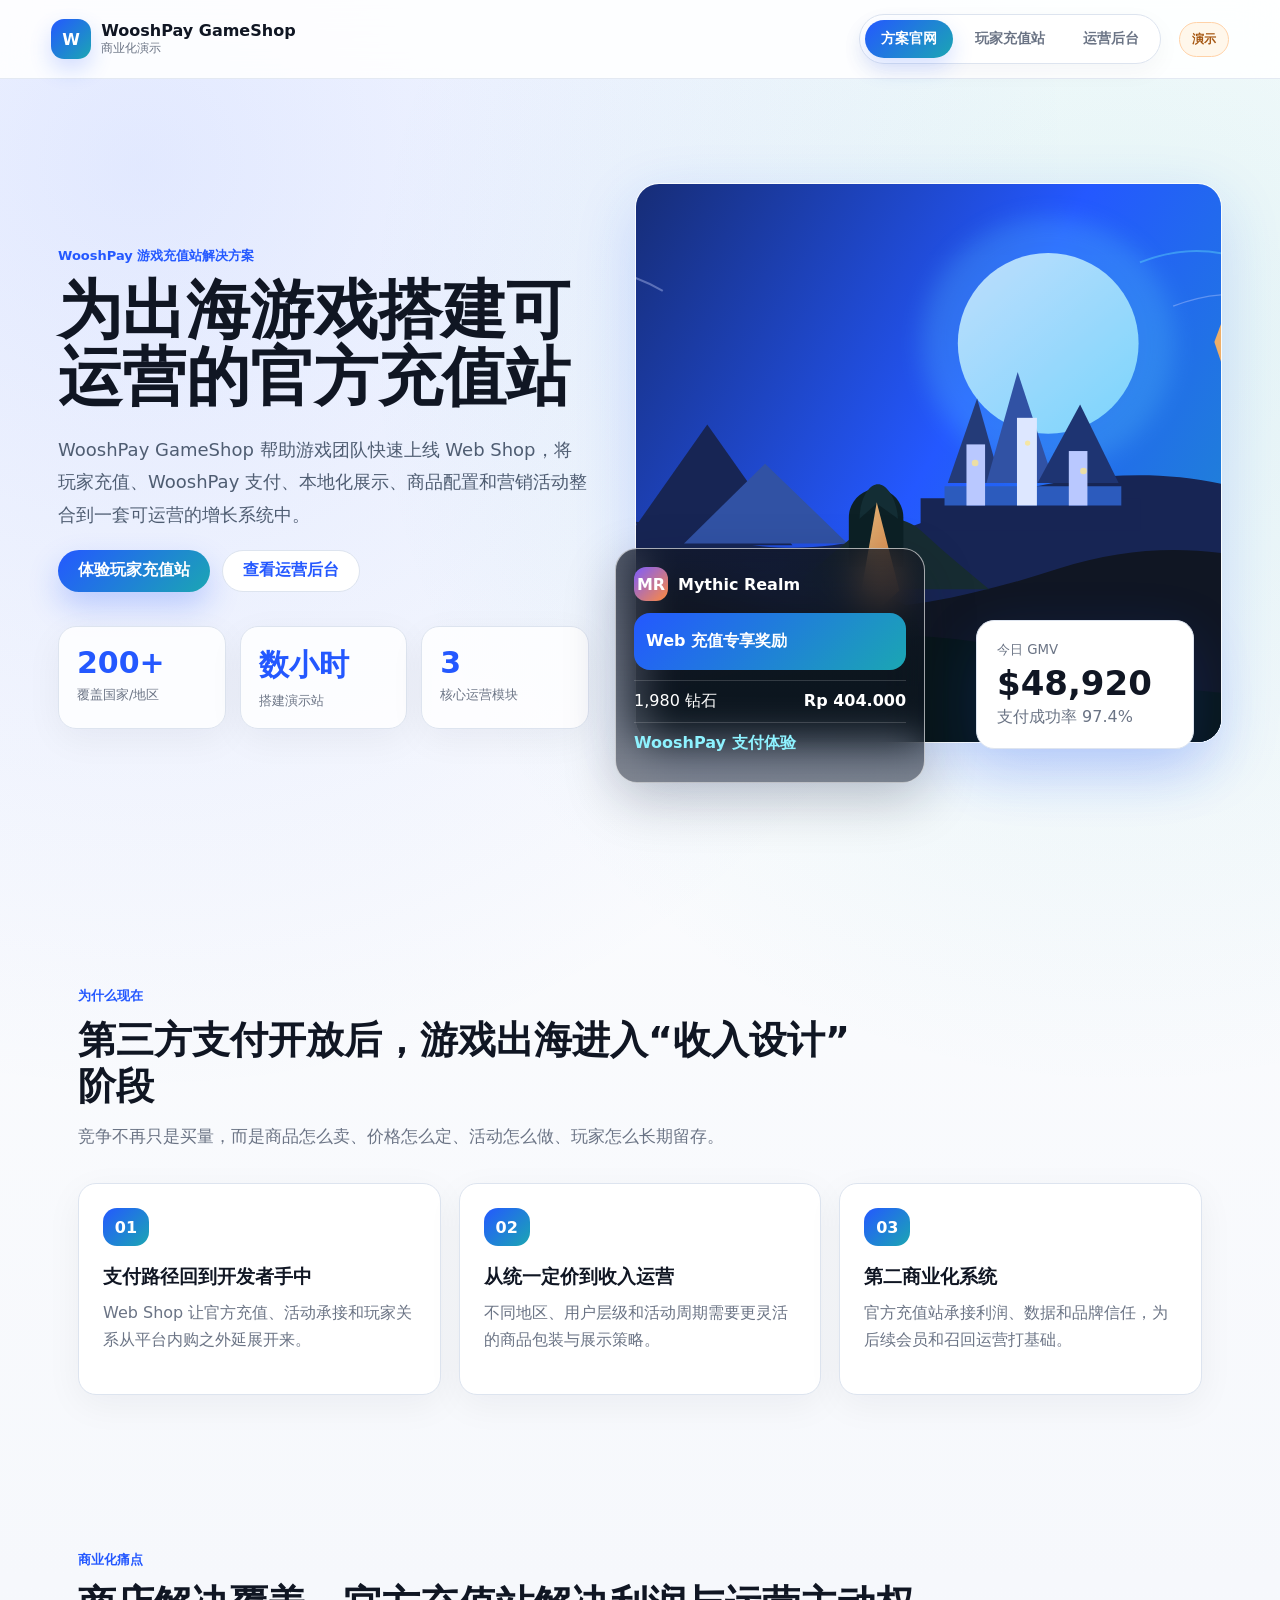
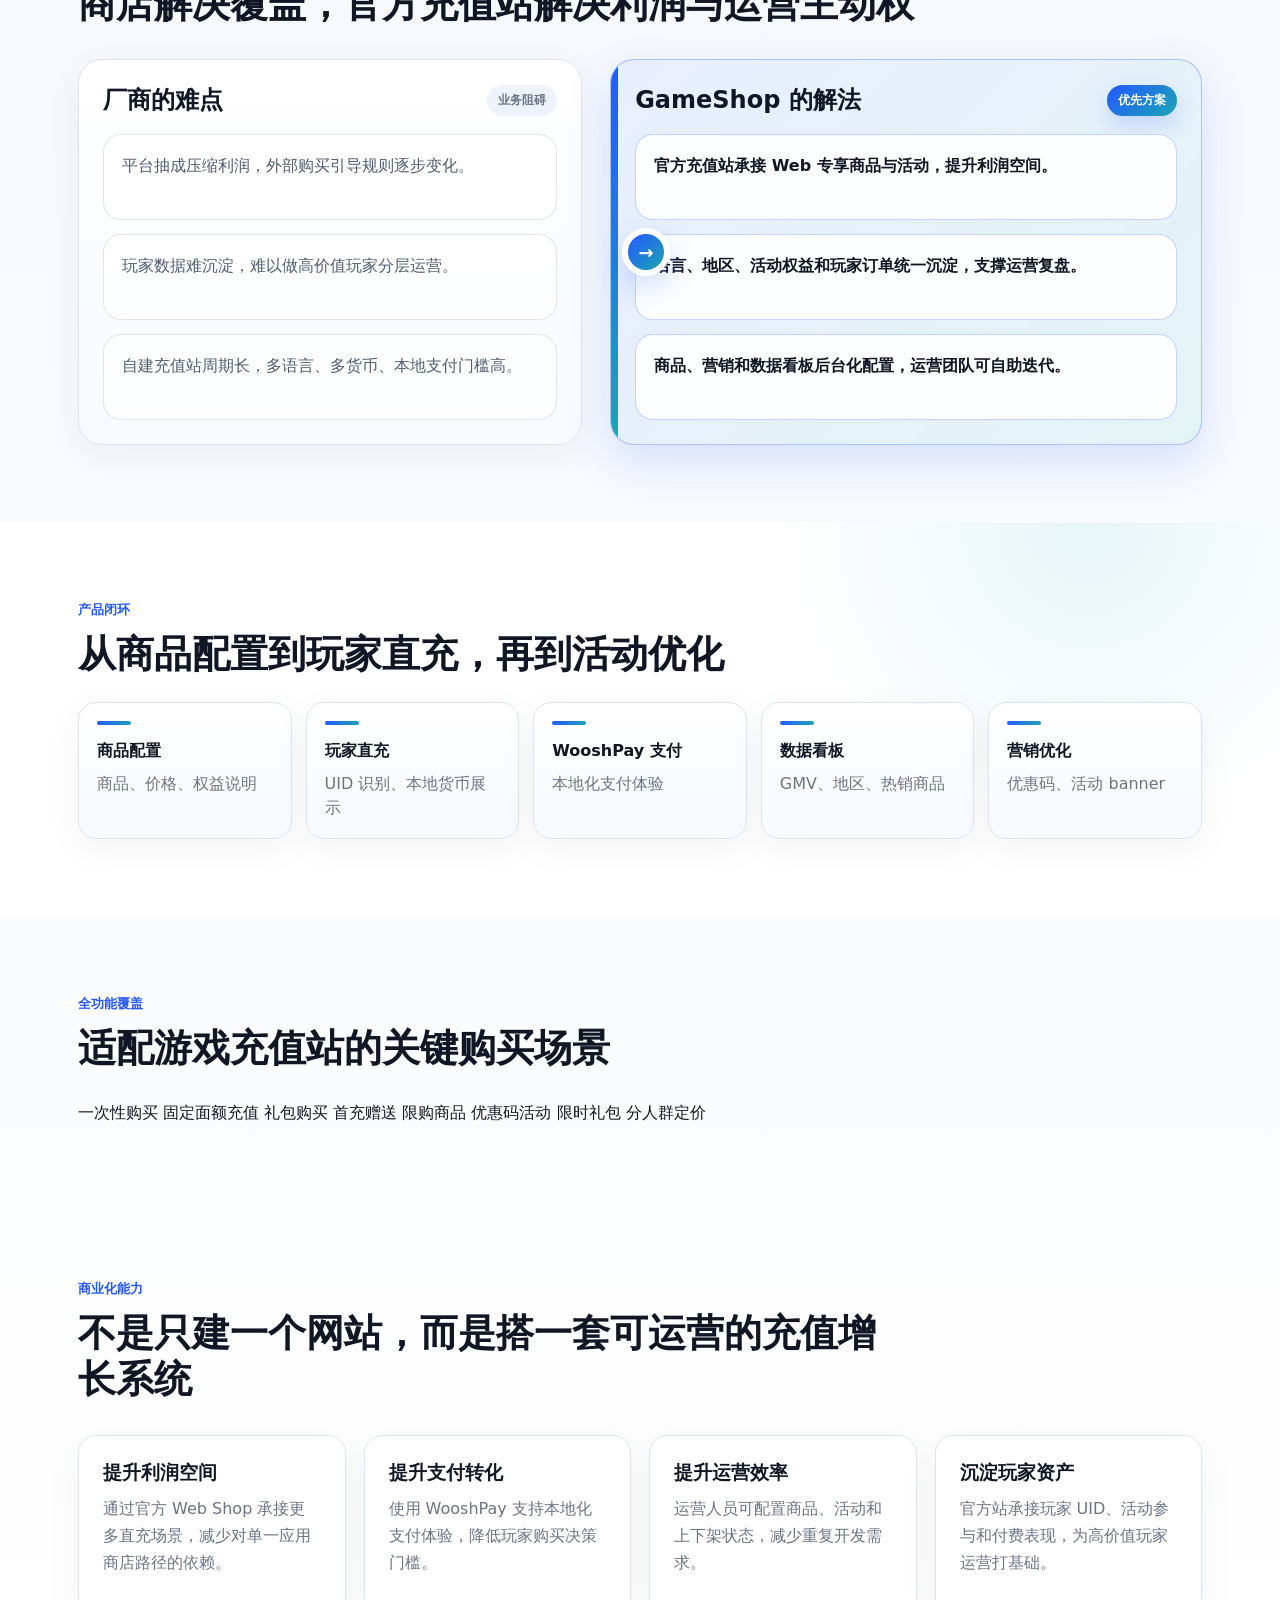
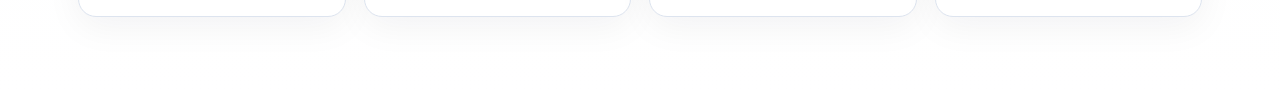
<file: index.html>
<!doctype html>
<html lang="zh-CN">
  <head>
    <meta charset="utf-8">
    <meta name="viewport" content="width=device-width, initial-scale=1">
    <title>WooshPay GameShop 商业化 Demo</title>
    <link rel="stylesheet" href="./styles.css?v=lite-v9">
  </head>
  <body>
    <header class="topbar">
      <a class="brand" href="#home" data-view-link="home" aria-label="WooshPay GameShop">
        <span class="brand-mark">W</span>
        <span>
          <strong>WooshPay GameShop</strong>
          <small>Commercial Demo</small>
        </span>
      </a>
      <nav class="main-nav" aria-label="主导航">
        <a href="#home" data-view-link="home">方案官网</a>
        <a href="#shop" data-view-link="shop">玩家充值站</a>
        <a href="#admin" data-view-link="admin">运营后台</a>
      </nav>
      <span class="demo-badge">DEMO</span>
    </header>

    <main>
      <section id="view-home" class="view is-active" aria-labelledby="home-title">
        <section class="hero">
          <div class="hero-copy">
            <p class="eyebrow">WooshPay 游戏充值站解决方案</p>
            <h1 id="home-title">为出海游戏搭建可运营的官方充值站</h1>
            <p class="lead">WooshPay GameShop 帮助游戏团队快速上线 Web Shop，将玩家充值、WooshPay 支付、本地化展示、商品配置和营销活动整合到一套可运营的增长系统中。</p>
            <div class="hero-actions">
              <a class="primary-btn" href="#shop" data-view-link="shop">体验玩家充值站</a>
              <a class="secondary-btn" href="#admin" data-view-link="admin">查看运营后台</a>
            </div>
            <div class="metric-row" aria-label="关键指标">
              <div><strong>200+</strong><span>覆盖国家/地区</span></div>
              <div><strong>数小时</strong><span>搭建演示站</span></div>
              <div><strong>3</strong><span>核心运营模块</span></div>
            </div>
          </div>
          <div class="hero-visual" aria-label="产品预览">
            <img src="./assets/mythic-realm.svg" alt="Mythic Realm 游戏视觉">
            <div class="preview-web-panel">
              <div class="mini-head">
                <span>MR</span>
                <strong>Mythic Realm</strong>
              </div>
              <div class="mini-banner">Web 充值专享奖励</div>
              <div class="mini-product">
                <span>1,980 钻石</span>
                <strong>Rp 404.000</strong>
              </div>
              <div class="mini-pay">WooshPay 支付体验</div>
            </div>
            <div class="preview-panel">
              <small>今日 GMV</small>
              <strong>$48,920</strong>
              <span>支付成功率 97.4%</span>
            </div>
          </div>
        </section>

        <section class="section">
          <div class="section-heading">
            <p class="eyebrow">为什么现在</p>
            <h2>第三方支付开放后，游戏出海进入“收入设计”阶段</h2>
            <p>竞争不再只是买量，而是商品怎么卖、价格怎么定、活动怎么做、玩家怎么长期留存。</p>
          </div>
          <div class="insight-grid">
            <article>
              <span class="icon-box">01</span>
              <h3>支付路径回到开发者手中</h3>
              <p>Web Shop 让官方充值、活动承接和玩家关系从平台内购之外延展开来。</p>
            </article>
            <article>
              <span class="icon-box">02</span>
              <h3>从统一定价到收入运营</h3>
              <p>不同地区、用户层级和活动周期需要更灵活的商品包装与展示策略。</p>
            </article>
            <article>
              <span class="icon-box">03</span>
              <h3>第二商业化系统</h3>
              <p>官方充值站承接利润、数据和品牌信任，为后续会员和召回运营打基础。</p>
            </article>
          </div>
        </section>

        <section class="section problem-solution">
          <div class="section-heading">
            <p class="eyebrow">商业化痛点</p>
            <h2>商店解决覆盖，官方充值站解决利润与运营主动权</h2>
          </div>
          <div class="comparison-grid">
            <article class="comparison-card pain-card">
              <div class="comparison-title">
                <span>厂商的难点</span>
                <strong>业务阻碍</strong>
              </div>
              <div class="comparison-row">
                <p>平台抽成压缩利润，外部购买引导规则逐步变化。</p>
              </div>
              <div class="comparison-row">
                <p>玩家数据难沉淀，难以做高价值玩家分层运营。</p>
              </div>
              <div class="comparison-row">
                <p>自建充值站周期长，多语言、多货币、本地支付门槛高。</p>
              </div>
            </article>
            <article class="comparison-card solution-card">
              <div class="comparison-title">
                <span>GameShop 的解法</span>
                <strong>优先方案</strong>
              </div>
              <div class="comparison-row">
                <p>官方充值站承接 Web 专享商品与活动，提升利润空间。</p>
              </div>
              <div class="comparison-row">
                <p>语言、地区、活动权益和玩家订单统一沉淀，支撑运营复盘。</p>
              </div>
              <div class="comparison-row">
                <p>商品、营销和数据看板后台化配置，运营团队可自助迭代。</p>
              </div>
            </article>
          </div>
        </section>

        <section class="section band">
          <div class="section-heading compact">
            <p class="eyebrow">产品闭环</p>
            <h2>从商品配置到玩家直充，再到活动优化</h2>
          </div>
          <div class="loop">
            <div><strong>商品配置</strong><span>商品、价格、权益说明</span></div>
            <div><strong>玩家直充</strong><span>UID 识别、本地货币展示</span></div>
            <div><strong>WooshPay 支付</strong><span>本地化支付体验</span></div>
            <div><strong>数据看板</strong><span>GMV、地区、热销商品</span></div>
            <div><strong>营销优化</strong><span>优惠码、活动 banner</span></div>
          </div>
        </section>

        <section class="section">
          <div class="section-heading">
            <p class="eyebrow">全功能覆盖</p>
            <h2>适配游戏充值站的关键购买场景</h2>
          </div>
          <div class="scenario-grid">
            <span>一次性购买</span>
            <span>固定面额充值</span>
            <span>礼包购买</span>
            <span>首充赠送</span>
            <span>限购商品</span>
            <span>优惠码活动</span>
            <span>限时礼包</span>
            <span>分人群定价</span>
          </div>
        </section>

        <section class="section">
          <div class="section-heading">
            <p class="eyebrow">商业化能力</p>
            <h2>不是只建一个网站，而是搭一套可运营的充值增长系统</h2>
          </div>
          <div class="capability-grid">
            <article>
              <h3>提升利润空间</h3>
              <p>通过官方 Web Shop 承接更多直充场景，减少对单一应用商店路径的依赖。</p>
            </article>
            <article>
              <h3>提升支付转化</h3>
              <p>使用 WooshPay 支持本地化支付体验，降低玩家购买决策门槛。</p>
            </article>
            <article>
              <h3>提升运营效率</h3>
              <p>运营人员可配置商品、活动和上下架状态，减少重复开发需求。</p>
            </article>
            <article>
              <h3>沉淀玩家资产</h3>
              <p>官方站承接玩家 UID、活动参与和付费表现，为高价值玩家运营打基础。</p>
            </article>
          </div>
        </section>
      </section>

      <section id="view-shop" class="view" aria-labelledby="shop-title">
        <section class="shop-stage web-shop-stage">
          <div class="web-shop">
            <header class="shop-top web-shop-top">
              <div class="game-id">
                <span>MR</span>
                <div><strong>Mythic Realm</strong><small>官方充值中心 · Official Store</small></div>
              </div>
              <div class="shop-controls" aria-label="充值站设置">
                <label>
                  <span>语言</span>
                  <select id="language-select" aria-label="language">
                    <option value="en">English</option>
                    <option value="zh">简体中文</option>
                    <option value="th">ภาษาไทย</option>
                    <option value="ar">العربية</option>
                    <option value="es">Español</option>
                    <option value="pt">Português</option>
                  </select>
                </label>
                <label>
                  <span>国家/地区</span>
                  <select id="region-select" aria-label="region">
                    <option value="US">🇺🇸 United States · USD</option>
                    <option value="BR">🇧🇷 Brazil · BRL</option>
                    <option value="ID">🇮🇩 Indonesia · IDR</option>
                    <option value="SA">🇸🇦 Saudi Arabia · SAR</option>
                    <option value="TH">🇹🇭 Thailand · THB</option>
                    <option value="EU">🇪🇺 Germany (EU) · EUR</option>
                  </select>
                </label>
              </div>
              <button class="login-button" type="button" id="login-button">玩家登录</button>
            </header>

            <div class="shop-layout">
              <div class="shop-main">
                <section class="game-banner web-game-banner">
                  <img src="./assets/mythic-realm.svg" alt="Mythic Realm 活动视觉">
                  <div>
                    <span>WEB EXCLUSIVE</span>
                    <h1 id="shop-title">官方充值站，支持当地货币与充值好礼</h1>
                    <p>选择国家后自动展示当地货币，使用 WooshPay 完成支付，固定充值档位、首充赠送和限时礼包统一结算。</p>
                  </div>
                </section>

                <section class="shop-value-strip" aria-label="充值站能力">
                  <div>
                    <strong>当地货币展示</strong>
                    <span id="pricing-note">ID · IDR</span>
                  </div>
                  <div>
                    <strong>精选商品包装</strong>
                    <span>固定面额 · 首充赠送 · 限时礼包</span>
                  </div>
                  <div>
                    <strong>WooshPay Checkout</strong>
                    <span>商品价格与支付方式实时联动</span>
                  </div>
                </section>

                <section class="catalog-section catalog-section-lite">
                  <div class="shop-section-head">
                    <div>
                      <h2>精选充值商品</h2>
                      <p>先展示最适合商业化验证的商品类型：固定面额充值、首充赠送和限时礼包。</p>
                    </div>
                    <span>国家切换后价格实时换算</span>
                  </div>
                  <div id="shop-products" class="catalog-groups"></div>
                </section>
              </div>

              <aside class="checkout-sidebar">
                <section class="coupon-panel" aria-label="优惠码">
                  <div class="shop-section-head">
                    <h2>优惠码</h2>
                    <span id="coupon-status">WOOSH10 可用</span>
                  </div>
                  <div class="coupon-row">
                    <input id="coupon-code" value="WOOSH10" aria-label="优惠码">
                    <button type="button" id="apply-coupon">应用</button>
                  </div>
                  <div class="coupon-chips" id="coupon-chips"></div>
                </section>

                <section class="redeem-panel" aria-label="兑换码 / 充值卡">
                  <div class="shop-section-head">
                    <h2>兑换码 / 充值卡</h2>
                    <span id="redeem-status">可选</span>
                  </div>
                  <div class="redeem-row">
                    <input id="redeem-code" value="" placeholder="GIFT300 / VIP7 / SKIN2026" aria-label="兑换码 / 充值卡">
                    <button type="button" id="apply-redeem">立即兑换</button>
                  </div>
                  <p id="redeem-message">兑换码独立发放权益，不影响当前订单折扣。</p>
                </section>

                <section class="shop-notes web-shop-notes">
                  <p class="eyebrow">Global Web Shop</p>
                  <ul class="clean-list">
                    <li><strong>语言展示：</strong>语言切换用于演示本地化入口，不影响支付流程。</li>
                    <li><strong>地区与货币：</strong>国家/地区决定商品与结算弹窗中的展示货币。</li>
                    <li><strong>权益发放：</strong>实际到账以游戏侧商品体系或发货接口为准。</li>
                  </ul>
                </section>
              </aside>
            </div>
          </div>
        </section>
      </section>

      <section id="view-admin" class="view" aria-labelledby="admin-title">
        <section class="console">
          <aside class="console-nav">
            <p>Operations</p>
            <button type="button" class="is-active" data-admin-tab="dashboard">数据看板</button>
            <button type="button" data-admin-tab="products">商品</button>
            <button type="button" data-admin-tab="marketing">营销中心</button>
          </aside>
          <div class="console-main">
            <header class="console-head">
              <div>
                <h1 id="admin-title">WooshPay GameShop Console</h1>
                <p>Mythic Realm · 官方充值站 · 零代码运营</p>
              </div>
              <span class="status-dot">系统正常</span>
            </header>

            <section class="admin-tab is-active" data-admin-panel="dashboard">
              <div class="kpi-grid">
                <article><span>今日流水 GMV</span><strong id="kpi-gmv">$48,920</strong><small id="kpi-gmv-note">含当前模拟订单</small></article>
                <article><span>今日订单数</span><strong id="kpi-orders">3,184</strong><small>玩家直充订单</small></article>
                <article><span>支付成功率</span><strong id="kpi-success">97.4%</strong><small>WooshPay 体验</small></article>
                <article><span>ARPPU</span><strong id="kpi-arppu">$15.36</strong><small>近 24 小时</small></article>
              </div>
              <div class="dashboard-grid">
                <article class="chart-card">
                  <div class="card-title-row">
                    <h3>近 7 日流水趋势</h3>
                    <span>单位：USD</span>
                  </div>
                  <div class="bar-chart" id="revenue-chart" aria-label="近 7 日流水趋势"></div>
                  <div class="revenue-summary" id="revenue-summary" aria-label="近 7 日流水摘要"></div>
                  <p class="chart-caption">横轴为自然日，纵轴为当日流水规模。</p>
                </article>
                <article class="chart-card">
                  <h3>地区流水占比</h3>
                  <div class="region-list" id="region-list"></div>
                </article>
                <article class="chart-card">
                  <h3>热销商品</h3>
                  <div class="data-table compact-table" id="top-products" aria-label="热销商品"></div>
                </article>
                <article class="chart-card">
                  <h3>支付成功率监控</h3>
                  <div class="data-table success-table" id="success-monitor" aria-label="支付成功率监控"></div>
                </article>
              </div>
              <article class="chart-card order-feed">
                <h3>最近订单</h3>
                <div id="order-feed"></div>
              </article>
            </section>

            <section class="admin-tab" data-admin-panel="products">
              <div class="panel-title">
                <div>
                  <h2>商品</h2>
                  <p>配置玩家充值站展示的商品、价格、权益说明和上下架状态。</p>
                </div>
                <button class="primary-btn small" type="button" id="add-product">添加商品</button>
              </div>
              <div class="product-admin">
                <div class="product-table" role="table" aria-label="商品列表">
                  <div class="table-row table-head" role="row">
                    <span>商品</span><span>价格与赠送</span><span>权益与发放</span><span>销量</span><span>状态</span><span>操作</span>
                  </div>
                  <div id="product-rows"></div>
                </div>
                <aside class="edit-panel">
                  <p class="eyebrow">商品详情</p>
                  <h3 id="detail-name">600 钻石</h3>
                  <div class="field-grid">
                    <label>展示价格<input id="edit-price" value="$9.99" aria-label="展示价格"></label>
                    <label>商品类型<input id="edit-type" value="钻石" aria-label="商品类型"></label>
                    <label>赠送<input id="edit-bonus" value="额外 +50%" aria-label="赠送"></label>
                    <label>发放方式<input id="edit-delivery" value="游戏接口自动发放" aria-label="发放方式"></label>
                    <label class="wide">权益说明<input id="benefit-input" value="600 crystals + bonus 50%" aria-label="权益说明"></label>
                  </div>
                  <p class="logic-note">权益说明可在充值站展示；实际到账以游戏商品配置和发放接口为准。</p>
                  <div class="panel-actions">
                    <button type="button" id="save-product">保存修改</button>
                    <button type="button" id="preview-product">预览玩家站</button>
                    <button type="button" id="toggle-product-status">下架</button>
                  </div>
                </aside>
              </div>
            </section>

            <section class="admin-tab" data-admin-panel="marketing">
              <div class="panel-title">
                <div>
                  <h2>营销中心</h2>
                  <p>管理充值活动、优惠码和活动 Banner。</p>
                </div>
                <button class="primary-btn small" type="button">新建活动</button>
              </div>
              <div class="marketing-grid" id="marketing-grid">
              </div>
              <div class="banner-queue">
                <h3>充值站 Banner 队列</h3>
                <div><span>Web 充值专享奖励</span><b>主推</b></div>
                <div><span>新用户首充 5 折</span><b>次位</b></div>
                <div><span>限时礼包返场</span><b>备用</b></div>
              </div>
            </section>
          </div>
        </section>
      </section>
    </main>

    <div class="product-modal" id="product-modal" aria-hidden="true">
      <div class="modal-panel" role="dialog" aria-modal="true" aria-labelledby="modal-title">
        <button class="close-modal" type="button" aria-label="关闭">×</button>
        <h2 id="modal-title">添加商品</h2>
        <div class="field-grid">
          <label>商品名称<input id="new-product-name" value="新节日礼包" aria-label="商品名称"></label>
          <label>展示价格<input id="new-product-price" value="$19.99" aria-label="展示价格"></label>
          <label>商品类型<input id="new-product-type" value="限时礼包" aria-label="商品类型"></label>
          <label>活动标签<input id="new-product-tag" value="限时" aria-label="活动标签"></label>
          <label class="wide">权益说明<input id="new-product-benefit" value="1,980 💎 + 限定头像框" aria-label="权益说明"></label>
          <label class="wide">发放方式<input id="new-product-delivery" value="游戏接口自动发放" aria-label="发放方式"></label>
        </div>
        <div class="panel-actions">
          <button type="button" id="save-draft-product">保存草稿</button>
          <button class="primary-btn small" type="button" id="publish-product">上架商品</button>
        </div>
      </div>
    </div>

    <div class="product-modal" id="login-modal" aria-hidden="true">
      <div class="modal-panel login-panel" role="dialog" aria-modal="true" aria-labelledby="login-title">
        <button class="close-modal" type="button" aria-label="关闭" data-close-login>×</button>
        <p class="eyebrow">Player Login</p>
        <h2 id="login-title">登录后继续充值</h2>
        <p class="modal-copy">使用邮箱、手机号或游戏账号完成演示登录；当前版本不连接真实账号系统。</p>
        <label class="login-field">账号
          <input id="login-account" value="player@mythicrealm.com" aria-label="玩家登录账号">
        </label>
        <label class="login-field">玩家 ID / 游戏 UID
          <input id="login-uid" value="MR-2048-7761" aria-label="玩家 ID / 游戏 UID">
        </label>
        <div class="panel-actions">
          <button type="button" data-close-login>稍后再说</button>
          <button class="primary-btn small" type="button" id="confirm-login">登录并继续</button>
        </div>
      </div>
    </div>

    <div class="product-modal" id="checkout-modal" aria-hidden="true">
      <div class="modal-panel checkout-modal-panel" role="dialog" aria-modal="true" aria-labelledby="checkout-title">
        <button class="close-modal" type="button" aria-label="关闭" data-close-checkout>×</button>
        <p class="eyebrow">WooshPay Checkout</p>
        <h2 id="checkout-title">去结算</h2>
        <div class="checkout-modal-summary">
          <p><span>充值商品</span><strong id="modal-product">980 💎</strong></p>
          <p><span>商品金额</span><strong id="modal-subtotal">$14.99</strong></p>
          <p><span>优惠码</span><strong id="modal-coupon">WOOSH10 · -10%</strong></p>
          <p><span>应付金额</span><strong id="modal-total">$13.49</strong></p>
        </div>
        <div class="payment-head">
          <span id="modal-market">请选择支付方式 · Indonesia</span>
          <strong>成功率实时参考</strong>
        </div>
        <div class="payment-methods" id="payment-methods" aria-label="支付方式"></div>
        <button class="pay-confirm-button" type="button" id="confirm-payment">立即支付</button>
        <p class="secure-note">🔒 256 位加密安全支付 · Powered by WooshPay</p>
      </div>
    </div>

    <div class="product-modal" id="payment-modal" aria-hidden="true">
      <div class="modal-panel receipt-panel" role="dialog" aria-modal="true" aria-labelledby="payment-title">
        <button class="close-modal" type="button" aria-label="关闭" data-close-payment>×</button>
        <p class="eyebrow">WooshPay Checkout</p>
        <h2 id="payment-title">支付成功</h2>
        <div class="receipt-lines">
          <p><span>订单号</span><strong id="receipt-id">WP-0000</strong></p>
          <p><span>玩家 UID</span><strong id="receipt-uid">MR-2048-7761</strong></p>
          <p><span>充值商品</span><strong id="receipt-product">600 钻石</strong></p>
          <p><span>支付金额</span><strong id="receipt-total">Rp 121.500</strong></p>
          <p><span>到账说明</span><strong id="receipt-benefit">游戏接口自动发放</strong></p>
        </div>
        <div class="panel-actions">
          <button type="button" data-close-payment>继续逛逛</button>
          <button class="primary-btn small" type="button" id="receipt-admin">查看后台数据</button>
        </div>
      </div>
    </div>
    <script src="./script.js?v=lite-v9"></script>
  </body>
</html>
</file>
<file: styles.css>
:root {
  --ink: #101623;
  --muted: #6b7485;
  --subtle: #8b95a7;
  --line: #dde4ef;
  --page: #f6f8fc;
  --paper: #ffffff;
  --blue: #2458ff;
  --cyan: #1ba6b3;
  --violet: #5b5ff7;
  --orange: #ff8a3d;
  --green: #18b476;
  --danger: #ed6a5f;
  --blue-soft: #eef4ff;
  --cyan-soft: #e9f9fb;
  --orange-soft: #fff3e7;
  --radius: 18px;
  --radius-sm: 14px;
  --shadow: 0 10px 36px rgba(18, 28, 45, 0.05);
  --shadow-strong: 0 20px 60px rgba(36, 88, 255, 0.18);
  --gradient: linear-gradient(135deg, var(--blue), var(--cyan));
}

* {
  box-sizing: border-box;
}

html {
  min-width: 320px;
  background:
    radial-gradient(circle at 11% 5%, rgba(36, 88, 255, 0.13), transparent 28%),
    radial-gradient(circle at 88% 10%, rgba(27, 166, 179, 0.12), transparent 24%),
    linear-gradient(180deg, #ffffff 0%, var(--page) 48%, #ffffff 100%);
}

body {
  margin: 0;
  color: var(--ink);
  background: transparent;
  font-family: Inter, ui-sans-serif, system-ui, -apple-system, BlinkMacSystemFont, "Segoe UI", "PingFang SC", "Microsoft YaHei", sans-serif;
  letter-spacing: 0;
  overflow-x: hidden;
}

a {
  color: inherit;
  text-decoration: none;
}

button,
input {
  font: inherit;
  letter-spacing: 0;
}

img,
svg {
  max-width: 100%;
}

button {
  cursor: pointer;
}

button:focus-visible,
a:focus-visible,
input:focus-visible {
  outline: 3px solid rgba(36, 88, 255, 0.24);
  outline-offset: 2px;
}

.topbar {
  position: sticky;
  top: 0;
  z-index: 20;
  display: grid;
  grid-template-columns: minmax(210px, 1fr) auto auto;
  gap: 18px;
  align-items: center;
  padding: 14px clamp(18px, 4vw, 54px);
  border-bottom: 1px solid rgba(221, 228, 239, 0.8);
  background: rgba(255, 255, 255, 0.88);
  backdrop-filter: blur(18px);
}

.brand {
  display: inline-flex;
  align-items: center;
  gap: 10px;
  min-width: 0;
}

.brand-mark {
  display: grid;
  width: 40px;
  height: 40px;
  place-items: center;
  border-radius: 13px;
  color: #fff;
  background: var(--gradient);
  font-weight: 900;
  box-shadow: 0 10px 22px rgba(36, 88, 255, 0.2);
}

.brand strong,
.brand small {
  display: block;
  white-space: nowrap;
}

.brand small {
  color: var(--muted);
  font-size: 12px;
}

.main-nav {
  display: flex;
  gap: 6px;
  align-items: center;
  padding: 5px;
  border: 1px solid var(--line);
  border-radius: 999px;
  background: #fff;
  box-shadow: 0 8px 24px rgba(18, 28, 45, 0.04);
}

.main-nav a {
  padding: 10px 16px;
  border-radius: 999px;
  color: var(--muted);
  font-size: 14px;
  font-weight: 700;
  white-space: nowrap;
  transition: color 160ms ease, background 160ms ease, transform 160ms ease;
}

.main-nav a:hover {
  color: var(--blue);
  background: var(--blue-soft);
}

.main-nav a.is-active {
  color: #fff;
  background: var(--gradient);
  box-shadow: 0 10px 22px rgba(36, 88, 255, 0.18);
}

.demo-badge {
  justify-self: end;
  padding: 8px 12px;
  border: 1px solid #ffd2a8;
  border-radius: 999px;
  color: #a55611;
  background: #fff7eb;
  font-size: 12px;
  font-weight: 900;
}

.view {
  display: none;
}

.view.is-active {
  display: block;
}

h1,
h2,
h3,
p {
  margin-top: 0;
}

.eyebrow {
  margin: 0 0 12px;
  color: var(--blue);
  font-size: 13px;
  font-weight: 900;
}

.hero {
  display: grid;
  grid-template-columns: minmax(0, 0.95fr) minmax(430px, 1.05fr);
  gap: 46px;
  align-items: center;
  max-width: 1220px;
  min-height: calc(100vh - 70px);
  margin: 0 auto;
  padding: 62px 28px 74px;
}

.hero h1 {
  max-width: 720px;
  margin-bottom: 22px;
  font-size: 64px;
  line-height: 1.05;
}

.lead {
  max-width: 650px;
  color: #4f5d72;
  font-size: 18px;
  line-height: 1.82;
}

.hero-actions,
.panel-actions {
  display: flex;
  flex-wrap: wrap;
  gap: 12px;
  align-items: center;
}

.primary-btn,
.secondary-btn,
.panel-actions button,
.shop-top button,
.shop-controls select,
.coupon-row button,
.coupon-chips button,
.console-nav button,
.table-row,
.close-modal {
  transition: transform 160ms ease, box-shadow 160ms ease, border-color 160ms ease, background 160ms ease, color 160ms ease;
}

.primary-btn,
.secondary-btn,
.panel-actions button,
.shop-top button,
.coupon-row button,
.coupon-chips button,
.console-nav button {
  min-height: 42px;
  border-radius: 999px;
  font-weight: 850;
}

.primary-btn {
  display: inline-flex;
  align-items: center;
  justify-content: center;
  padding: 0 20px;
  border: 0;
  color: #fff;
  background: var(--gradient);
  box-shadow: 0 14px 30px rgba(36, 88, 255, 0.25);
}

.secondary-btn {
  display: inline-flex;
  align-items: center;
  justify-content: center;
  padding: 0 20px;
  border: 1px solid var(--line);
  color: var(--blue);
  background: #fff;
}

.primary-btn:hover,
.secondary-btn:hover,
.panel-actions button:hover,
.shop-top button:hover,
.coupon-row button:hover,
.coupon-chips button:hover,
.console-nav button:hover,
.table-row:hover,
.close-modal:hover,
.insight-grid article:hover,
.capability-grid article:hover,
.loop div:hover,
.kpi-grid article:hover,
.chart-card:hover,
.marketing-grid article:hover,
.banner-queue div:hover {
  transform: translateY(-1px);
}

.primary-btn.small {
  min-height: 38px;
  padding: 0 16px;
  font-size: 14px;
}

.metric-row {
  display: grid;
  grid-template-columns: repeat(3, minmax(0, 1fr));
  gap: 14px;
  margin-top: 34px;
}

.metric-row div {
  padding: 18px;
  border: 1px solid var(--line);
  border-radius: var(--radius);
  background: rgba(255, 255, 255, 0.84);
  box-shadow: var(--shadow);
}

.metric-row strong {
  display: block;
  margin-bottom: 4px;
  color: var(--blue);
  font-size: 30px;
}

.metric-row span {
  color: var(--muted);
  font-size: 13px;
}

.hero-visual {
  position: relative;
  min-height: 610px;
}

.hero-visual > img {
  width: 100%;
  height: 560px;
  object-fit: cover;
  border: 1px solid rgba(255, 255, 255, 0.72);
  border-radius: 24px;
  box-shadow: var(--shadow-strong);
}

.mini-head {
  display: flex;
  gap: 10px;
  align-items: center;
  margin-bottom: 12px;
}

.mini-head span {
  display: grid;
  width: 34px;
  height: 34px;
  place-items: center;
  border-radius: 12px;
  background: linear-gradient(135deg, #7c5cff, #ff8a3d);
  font-weight: 900;
}

.mini-banner {
  margin-bottom: 10px;
  padding: 18px 12px;
  border-radius: 16px;
  background: var(--gradient);
  font-weight: 900;
}

.mini-product,
.mini-pay {
  display: flex;
  justify-content: space-between;
  padding: 10px 0;
  border-top: 1px solid rgba(255, 255, 255, 0.16);
}

.mini-pay {
  color: #8ef2ff;
  font-weight: 900;
}

.preview-panel {
  position: absolute;
  right: 28px;
  bottom: 44px;
  display: grid;
  gap: 4px;
  min-width: 218px;
  padding: 20px;
  border: 1px solid var(--line);
  border-radius: var(--radius);
  background: #fff;
  box-shadow: var(--shadow-strong);
}

.preview-panel small,
.preview-panel span {
  color: var(--muted);
}

.preview-panel strong {
  font-size: 34px;
}

.section {
  max-width: 1180px;
  margin: 0 auto;
  padding: 78px 28px;
}

.section.band {
  max-width: none;
  background:
    radial-gradient(circle at 85% 0%, rgba(27, 166, 179, 0.1), transparent 26%),
    #fff;
}

.section.band > * {
  max-width: 1124px;
  margin-right: auto;
  margin-left: auto;
}

.section-heading {
  max-width: 800px;
  margin-bottom: 32px;
}

.section-heading.compact {
  margin-bottom: 24px;
}

.section-heading h2 {
  margin-bottom: 12px;
  font-size: 38px;
  line-height: 1.22;
}

.section-heading p:not(.eyebrow) {
  color: var(--muted);
  font-size: 17px;
  line-height: 1.74;
}

.problem-solution .section-heading {
  max-width: 900px;
}

.comparison-grid {
  position: relative;
  display: grid;
  grid-template-columns: minmax(0, 0.92fr) minmax(0, 1.08fr);
  gap: 28px;
  align-items: stretch;
}

.comparison-grid::before {
  position: absolute;
  top: 50%;
  left: calc(50% - 18px);
  z-index: 1;
  width: 36px;
  height: 36px;
  border: 6px solid #fff;
  border-radius: 999px;
  color: #fff;
  background: var(--gradient);
  box-shadow: 0 12px 28px rgba(36, 88, 255, 0.2);
  transform: translateY(-50%);
  content: "→";
  display: grid;
  place-items: center;
  font-size: 18px;
  font-weight: 900;
}

.comparison-card {
  display: grid;
  gap: 14px;
  min-width: 0;
  align-content: start;
  padding: 24px;
  border: 1px solid var(--line);
  border-radius: 24px;
  box-shadow: var(--shadow);
}

.pain-card {
  background: linear-gradient(180deg, #fff, #f7faff);
}

.solution-card {
  position: relative;
  overflow: hidden;
  border-color: rgba(36, 88, 255, 0.3);
  background:
    linear-gradient(135deg, rgba(36, 88, 255, 0.1), rgba(27, 166, 179, 0.12)),
    #fff;
  box-shadow: 0 18px 46px rgba(36, 88, 255, 0.16);
}

.solution-card::before {
  position: absolute;
  inset: 0 auto 0 0;
  width: 7px;
  background: var(--gradient);
  content: "";
}

.comparison-title {
  display: flex;
  justify-content: space-between;
  gap: 14px;
  align-items: center;
  margin-bottom: 4px;
}

.comparison-title span {
  color: var(--ink);
  font-size: 24px;
  font-weight: 900;
}

.comparison-title strong {
  padding: 7px 11px;
  border-radius: 999px;
  color: var(--muted);
  background: #eef3fb;
  font-size: 12px;
  white-space: nowrap;
}

.solution-card .comparison-title strong {
  color: #fff;
  background: var(--gradient);
  box-shadow: 0 10px 22px rgba(36, 88, 255, 0.18);
}

.comparison-row {
  min-height: 86px;
  padding: 18px;
  border: 1px solid rgba(221, 228, 239, 0.92);
  border-radius: 18px;
  background: rgba(255, 255, 255, 0.82);
}

.solution-card .comparison-row {
  border-color: rgba(190, 208, 255, 0.9);
  background: rgba(255, 255, 255, 0.9);
}

.comparison-row p {
  margin: 0;
  color: #4f5d72;
  line-height: 1.65;
  overflow-wrap: anywhere;
}

.solution-card .comparison-row p {
  color: var(--ink);
  font-weight: 800;
}

.insight-grid,
.capability-grid {
  display: grid;
  grid-template-columns: repeat(3, minmax(0, 1fr));
  gap: 18px;
}

.capability-grid {
  grid-template-columns: repeat(4, minmax(0, 1fr));
}

.insight-grid article,
.capability-grid article,
.chart-card,
.kpi-grid article,
.marketing-grid article,
.banner-queue,
.edit-panel,
.signal-card {
  border: 1px solid var(--line);
  border-radius: var(--radius);
  background: #fff;
  box-shadow: var(--shadow);
}

.insight-grid article,
.capability-grid article {
  padding: 24px;
  cursor: pointer;
  transition: transform 160ms ease, box-shadow 160ms ease, border-color 160ms ease;
}

.insight-grid article.is-picked,
.capability-grid article.is-picked,
.loop div.is-picked,
.kpi-grid article.is-picked,
.chart-card.is-picked,
.marketing-grid article.is-picked,
.banner-queue div.is-picked {
  border-color: #bed0ff;
  box-shadow: 0 0 0 4px rgba(36, 88, 255, 0.09), var(--shadow);
}

.icon-box {
  display: grid;
  width: 46px;
  height: 38px;
  place-items: center;
  margin-bottom: 18px;
  border-radius: 14px;
  color: #fff;
  background: var(--gradient);
  font-weight: 900;
}

.insight-grid h3,
.capability-grid h3 {
  margin-bottom: 10px;
}

.insight-grid p,
.capability-grid p {
  color: var(--muted);
  line-height: 1.68;
}

.loop {
  display: grid;
  grid-template-columns: repeat(5, minmax(0, 1fr));
  gap: 14px;
}

.loop div {
  min-height: 130px;
  padding: 18px;
  border: 1px solid var(--line);
  border-radius: var(--radius);
  background: linear-gradient(180deg, #fff, #f7faff);
  box-shadow: var(--shadow);
  cursor: pointer;
  transition: transform 160ms ease, box-shadow 160ms ease, border-color 160ms ease;
}

.loop div::before {
  display: block;
  width: 34px;
  height: 4px;
  margin-bottom: 16px;
  border-radius: 999px;
  background: var(--gradient);
  content: "";
}

.loop strong,
.loop span {
  display: block;
}

.loop span {
  margin-top: 10px;
  color: var(--muted);
  line-height: 1.5;
}

.shop-stage {
  display: grid;
  grid-template-columns: minmax(360px, 520px) minmax(300px, 420px);
  gap: 44px;
  align-items: center;
  justify-content: center;
  min-height: calc(100vh - 70px);
  padding: 56px 28px;
  background:
    radial-gradient(circle at 10% 7%, rgba(36, 88, 255, 0.16), transparent 26%),
    radial-gradient(circle at 93% 18%, rgba(27, 166, 179, 0.16), transparent 24%),
    linear-gradient(180deg, #ffffff 0%, #f4f7ff 100%);
}

.shop-top {
  display: flex;
  align-items: center;
  justify-content: space-between;
  padding: 18px;
  background: #fff;
}

.game-id {
  display: flex;
  min-width: 0;
  gap: 10px;
  align-items: center;
}

.game-id > span {
  display: grid;
  width: 40px;
  height: 40px;
  place-items: center;
  border-radius: 14px;
  color: #fff;
  background: var(--gradient);
  font-weight: 900;
}

.game-id small {
  display: block;
  color: var(--muted);
}

.shop-top button {
  padding: 0 16px;
  border: 0;
  color: var(--blue);
  background: var(--blue-soft);
}

.shop-controls {
  display: grid;
  grid-template-columns: 0.95fr 1.35fr 1fr;
  gap: 8px;
  padding: 0 18px 14px;
  background: #fff;
}

.shop-controls label {
  display: grid;
  gap: 5px;
  min-width: 0;
  color: var(--muted);
  font-size: 11px;
  font-weight: 900;
}

.shop-controls select {
  width: 100%;
  min-width: 0;
  height: 38px;
  padding: 0 11px;
  border: 1px solid #bed0ff;
  border-radius: 999px;
  color: var(--blue);
  background: var(--blue-soft);
  font-size: 12px;
  font-weight: 800;
}

.game-banner {
  position: relative;
  min-height: 194px;
  color: #fff;
}

.game-banner img {
  position: absolute;
  inset: 0;
  width: 100%;
  height: 100%;
  object-fit: cover;
}

.game-banner::after {
  position: absolute;
  inset: 0;
  content: "";
  background: linear-gradient(90deg, rgba(16, 22, 35, 0.9), rgba(36, 88, 255, 0.28));
}

.game-banner div {
  position: relative;
  z-index: 1;
  max-width: 330px;
  padding: 28px 22px;
}

.game-banner span {
  color: #9df3ff;
  font-size: 12px;
  font-weight: 900;
}

.game-banner h1 {
  margin: 8px 0 8px;
  color: #fff;
  font-size: 28px;
  line-height: 1.18;
}

.game-banner p {
  margin-bottom: 0;
  color: rgba(255, 255, 255, 0.82);
  line-height: 1.55;
}

.trust-strip {
  display: grid;
  grid-template-columns: repeat(3, 1fr);
  gap: 8px;
  padding: 14px 18px 4px;
}

.trust-strip span {
  padding: 10px 8px;
  border-radius: 999px;
  color: var(--blue);
  background: var(--blue-soft);
  text-align: center;
  font-size: 12px;
  font-weight: 900;
}

.coupon-panel {
  margin: 14px 18px 0;
  padding: 14px;
  border: 1px solid var(--line);
  border-radius: 18px;
  background: #fff;
  box-shadow: 0 8px 22px rgba(18, 28, 45, 0.04);
}

.coupon-chips {
  display: grid;
  grid-template-columns: repeat(4, minmax(0, 1fr));
  gap: 8px;
}

.coupon-chips button,
.coupon-row button {
  min-height: 34px;
  border: 1px solid #bed0ff;
  border-radius: 999px;
  color: var(--blue);
  background: var(--blue-soft);
  font-size: 12px;
  font-weight: 900;
}

.coupon-panel .shop-section-head {
  padding: 0 0 10px;
}

.coupon-panel .coupon-row {
  display: grid;
  grid-template-columns: 1fr auto;
  gap: 8px;
  margin-bottom: 10px;
}

.coupon-panel input {
  min-width: 0;
  height: 38px;
  padding: 0 12px;
  border: 1px solid var(--line);
  border-radius: 999px;
  background: #f8fbff;
}

.coupon-chips {
  grid-template-columns: repeat(2, minmax(0, 1fr));
}

.coupon-chips button.is-selected {
  color: #fff;
  background: var(--gradient);
  box-shadow: 0 8px 18px rgba(36, 88, 255, 0.18);
}

.shop-section-head {
  display: flex;
  align-items: end;
  justify-content: space-between;
  padding: 18px 18px 10px;
}

.shop-section-head h2 {
  margin-bottom: 0;
  font-size: 18px;
}

.shop-section-head span {
  color: var(--muted);
  font-size: 12px;
}

.product-token {
  display: grid;
  width: 46px;
  height: 46px;
  place-items: center;
  border-radius: 15px;
  color: #fff;
  background: linear-gradient(135deg, #2458ff, #5b5ff7);
  font-size: 12px;
  font-weight: 900;
}

.shop-notes h2 {
  margin-bottom: 16px;
  font-size: 36px;
  line-height: 1.22;
}

.clean-list {
  display: grid;
  gap: 12px;
  padding: 0;
  margin: 0;
  list-style: none;
}

.clean-list li {
  padding: 16px;
  border: 1px solid var(--line);
  border-left: 5px solid var(--blue);
  border-radius: var(--radius);
  background: #fff;
  box-shadow: var(--shadow);
  line-height: 1.6;
}

.signal-card {
  margin-top: 18px;
  padding: 20px;
}

.signal-card span,
.signal-card small {
  display: block;
  color: var(--muted);
}

.signal-card strong {
  display: block;
  margin: 8px 0 4px;
  color: var(--blue);
  font-size: 36px;
}

.preview-web-panel {
  position: absolute;
  left: -20px;
  bottom: 10px;
  width: 310px;
  padding: 18px;
  border: 1px solid rgba(255, 255, 255, 0.62);
  border-radius: 22px;
  color: #fff;
  background: linear-gradient(180deg, rgba(16, 22, 35, 0.68), rgba(16, 22, 35, 0.5));
  box-shadow: 0 18px 52px rgba(16, 22, 35, 0.22);
  backdrop-filter: blur(20px);
  pointer-events: none;
}

.web-shop-stage {
  display: block;
  padding: 34px clamp(18px, 4vw, 54px) 54px;
}

.web-shop {
  max-width: 1360px;
  margin: 0 auto;
}

.web-shop-top {
  display: grid;
  grid-template-columns: minmax(230px, auto) minmax(0, 1fr) auto;
  gap: 18px;
  align-items: center;
  margin-bottom: 18px;
  padding: 16px 18px;
  border: 1px solid var(--line);
  border-radius: 24px;
  background: rgba(255, 255, 255, 0.94);
  box-shadow: var(--shadow);
}

.web-shop-top .shop-controls {
  display: grid;
  grid-template-columns: minmax(0, 0.9fr) minmax(0, 1.25fr);
  padding: 0;
  background: transparent;
}

.login-button {
  min-height: 44px;
  padding: 0 18px;
  border: 0;
  border-radius: 999px;
  color: #fff;
  background: var(--gradient);
  font-weight: 900;
  white-space: nowrap;
  box-shadow: 0 14px 28px rgba(36, 88, 255, 0.2);
  transition: transform 160ms ease, box-shadow 160ms ease;
}

.login-button:hover {
  transform: translateY(-1px);
  box-shadow: 0 18px 34px rgba(36, 88, 255, 0.24);
}

.shop-layout {
  display: grid;
  grid-template-columns: minmax(0, 1fr) 370px;
  gap: 18px;
  align-items: start;
}

.shop-main {
  display: grid;
  gap: 16px;
  min-width: 0;
}

.checkout-sidebar {
  position: sticky;
  top: 96px;
  display: grid;
  gap: 16px;
  min-width: 0;
}

.web-game-banner {
  overflow: hidden;
  min-height: 310px;
  border: 1px solid rgba(255, 255, 255, 0.78);
  border-radius: 24px;
  box-shadow: var(--shadow-strong);
}

.web-game-banner div {
  max-width: 660px;
  padding: 44px 40px;
}

.web-game-banner h1 {
  max-width: 620px;
  font-size: 42px;
}

.shop-value-strip {
  display: grid;
  grid-template-columns: repeat(3, minmax(0, 1fr));
  gap: 18px;
  align-items: center;
  padding: 18px;
  border-radius: 22px;
  border: 1px solid var(--line);
  background: #fff;
  box-shadow: var(--shadow);
}

.shop-value-strip div {
  display: grid;
  gap: 6px;
  min-height: 72px;
  padding: 16px;
  border-radius: 18px;
  background: linear-gradient(180deg, #fff, #f8fbff);
}

.shop-value-strip strong {
  color: var(--ink);
}

.shop-value-strip span {
  color: var(--muted);
  font-size: 13px;
  line-height: 1.45;
}

.checkout-sidebar .coupon-panel,
.web-shop-notes {
  margin: 0;
  border: 1px solid var(--line);
  border-radius: 22px;
  background: #fff;
  box-shadow: var(--shadow);
}

.web-product-catalog {
  display: grid;
  gap: 18px;
}

.catalog-section {
  overflow: hidden;
  border: 1px solid var(--line);
  border-radius: 22px;
  background: #fff;
  box-shadow: var(--shadow);
}

.catalog-section .shop-section-head {
  align-items: start;
  padding: 18px 18px 12px;
}

.catalog-section .shop-section-head p {
  max-width: 720px;
  margin: 7px 0 0;
  color: var(--muted);
  font-size: 13px;
  line-height: 1.5;
}

.catalog-section-lite .shop-section-head {
  border-bottom: 1px solid var(--line);
}

.catalog-grid {
  display: grid;
  grid-template-columns: repeat(3, minmax(0, 1fr));
  gap: 12px;
  padding: 18px;
}

.catalog-product {
  position: relative;
  display: grid;
  grid-template-columns: 54px minmax(0, 1fr);
  gap: 12px;
  min-height: 166px;
  padding: 16px;
  border: 1px solid var(--line);
  border-radius: 18px;
  color: var(--ink);
  background: linear-gradient(180deg, #fff, #f8fbff);
  text-align: left;
  box-shadow: 0 8px 22px rgba(18, 28, 45, 0.04);
  transition: transform 160ms ease, box-shadow 160ms ease, border-color 160ms ease, background 160ms ease;
}

.catalog-product:hover {
  transform: translateY(-1px);
  border-color: #bed0ff;
  box-shadow: 0 0 0 4px rgba(36, 88, 255, 0.09), 0 14px 28px rgba(36, 88, 255, 0.11);
}

.product-badge {
  position: absolute;
  top: 12px;
  right: 12px;
  max-width: calc(100% - 34px);
  padding: 5px 8px;
  border-radius: 999px;
  color: #fff;
  background: var(--gradient);
  font-size: 10px;
  font-weight: 900;
}

.product-copy {
  display: grid;
  gap: 6px;
  min-width: 0;
  padding-right: 56px;
}

.product-copy strong {
  font-size: 18px;
  line-height: 1.2;
}

.product-copy small,
.product-copy em {
  color: var(--muted);
  font-size: 12px;
  font-style: normal;
  line-height: 1.45;
}

.product-price {
  display: flex;
  grid-column: 1 / -1;
  justify-content: space-between;
  gap: 12px;
  align-items: end;
  padding-top: 12px;
  border-top: 1px solid rgba(221, 228, 239, 0.9);
}

.product-price span {
  display: grid;
  gap: 2px;
}

.product-price small {
  color: var(--subtle);
  text-decoration: line-through;
  font-size: 12px;
}

.product-price b {
  color: var(--blue);
  font-size: 20px;
}

.product-price i {
  padding: 8px 12px;
  border-radius: 999px;
  color: #fff;
  background: var(--gradient);
  font-size: 12px;
  font-style: normal;
  font-weight: 900;
  white-space: nowrap;
}

.checkout-sidebar .coupon-row {
  display: grid;
  grid-template-columns: 1fr auto;
  gap: 8px;
}

.checkout-sidebar input {
  min-width: 0;
  height: 42px;
  padding: 0 14px;
  border: 1px solid var(--line);
  border-radius: 999px;
  background: #f8fbff;
}

.checkout-sidebar .coupon-panel {
  padding: 16px;
}

.checkout-sidebar .coupon-panel .shop-section-head {
  padding: 0 0 12px;
}

.web-shop-notes {
  padding: 16px;
}

.web-shop-notes .clean-list {
  gap: 10px;
}

.web-shop-notes .clean-list li {
  padding: 12px;
  box-shadow: none;
}

.console {
  display: grid;
  grid-template-columns: 230px minmax(0, 1fr);
  min-height: calc(100vh - 70px);
  padding: 28px;
  gap: 18px;
  background:
    radial-gradient(circle at 0% 0%, rgba(36, 88, 255, 0.14), transparent 30%),
    radial-gradient(circle at 100% 0%, rgba(27, 166, 179, 0.12), transparent 28%),
    #f6f8fc;
}

.console-nav {
  align-self: start;
  padding: 22px;
  border: 1px solid var(--line);
  border-radius: 22px;
  background: #fff;
  box-shadow: var(--shadow);
}

.console-nav p {
  margin: 0 0 18px;
  color: var(--subtle);
  font-size: 12px;
  font-weight: 900;
}

.console-nav button {
  display: block;
  width: 100%;
  margin-bottom: 10px;
  padding: 0 16px;
  border: 1px solid transparent;
  color: var(--blue);
  background: var(--blue-soft);
  text-align: left;
}

.console-nav button.is-active {
  border-color: #bed0ff;
  color: #fff;
  background: var(--gradient);
  box-shadow: 0 10px 22px rgba(36, 88, 255, 0.18);
}

.console-main {
  min-width: 0;
}

.console-head {
  display: flex;
  justify-content: space-between;
  gap: 18px;
  align-items: start;
  margin-bottom: 22px;
  padding: 26px;
  border-radius: 24px;
  color: #fff;
  background: linear-gradient(135deg, #17203a, #2458ff 62%, #1ba6b3);
  box-shadow: var(--shadow-strong);
}

.console-head h1 {
  margin-bottom: 6px;
  color: #fff;
  font-size: 34px;
}

.console-head p {
  margin-bottom: 0;
  color: rgba(255, 255, 255, 0.72);
}

.status-dot {
  padding: 9px 12px;
  border-radius: 999px;
  color: #0c6b47;
  background: #e4fff0;
  font-size: 13px;
  font-weight: 900;
  white-space: nowrap;
}

.admin-tab {
  display: none;
}

.admin-tab.is-active {
  display: block;
}

.kpi-grid {
  display: grid;
  grid-template-columns: repeat(4, minmax(0, 1fr));
  gap: 14px;
  margin-bottom: 18px;
}

.kpi-grid article {
  padding: 20px;
  cursor: pointer;
  transition: transform 160ms ease, box-shadow 160ms ease, border-color 160ms ease;
}

.kpi-grid span,
.kpi-grid small {
  display: block;
  color: var(--muted);
}

.kpi-grid strong {
  display: block;
  margin: 8px 0 4px;
  color: var(--blue);
  font-size: 30px;
}

.dashboard-grid {
  display: grid;
  grid-template-columns: minmax(0, 1.25fr) minmax(300px, 0.75fr);
  gap: 18px;
  align-items: start;
}

.order-feed {
  margin-top: 18px;
}

.order-feed #order-feed {
  display: grid;
  gap: 10px;
}

.order-feed p {
  display: flex;
  justify-content: space-between;
  gap: 12px;
  margin: 0;
  padding: 12px 0;
  border-bottom: 1px solid var(--line);
}

.order-feed p:last-child {
  border-bottom: 0;
}

.order-feed span {
  color: var(--muted);
}

.order-feed strong {
  color: var(--blue);
  text-align: right;
}

.chart-card {
  padding: 20px;
  cursor: pointer;
  transition: transform 160ms ease, box-shadow 160ms ease, border-color 160ms ease;
}

.chart-card:first-child {
  grid-row: auto;
}

@media (min-width: 981px) {
  .dashboard-grid > .chart-card:nth-child(1) {
    grid-column: 1;
    grid-row: 1;
  }

  .dashboard-grid > .chart-card:nth-child(2) {
    grid-column: 2;
    grid-row: 1;
  }

  .dashboard-grid > .chart-card:nth-child(3) {
    grid-column: 2;
    grid-row: 2 / span 2;
  }

  .dashboard-grid > .chart-card:nth-child(4) {
    grid-column: 1;
    grid-row: 2;
  }
}

.card-title-row {
  display: flex;
  justify-content: space-between;
  gap: 12px;
  align-items: center;
  margin-bottom: 8px;
}

.card-title-row h3 {
  margin-bottom: 0;
}

.card-title-row span,
.chart-caption {
  color: var(--muted);
  font-size: 12px;
}

.chart-caption {
  margin: 12px 0 0;
}

.bar-chart {
  position: relative;
  display: grid;
  grid-template-columns: repeat(7, 1fr);
  gap: 10px;
  align-items: end;
  height: 330px;
  margin-top: 12px;
  padding: 38px 12px 42px 38px;
  border-bottom: 1px solid var(--line);
  border-left: 1px solid var(--line);
  border-radius: 18px;
  background:
    repeating-linear-gradient(180deg, rgba(221, 228, 239, 0.68) 0 1px, transparent 1px 64px),
    #f8fbff;
}

.bar-chart::before {
  position: absolute;
  top: 14px;
  left: 14px;
  color: var(--muted);
  font-size: 11px;
  font-weight: 900;
  content: "流水";
}

.bar-chart::after {
  position: absolute;
  right: 12px;
  bottom: 10px;
  color: var(--muted);
  font-size: 11px;
  font-weight: 900;
  content: "日期";
}

.bar-chart span {
  position: relative;
  min-height: 40px;
  border-radius: 12px 12px 0 0;
  background: linear-gradient(180deg, #2458ff, #7dd8e1);
}

.bar-chart b {
  position: absolute;
  left: 50%;
  bottom: calc(100% + 6px);
  transform: translateX(-50%);
  color: var(--muted);
  font-size: 12px;
}

.bar-chart em {
  position: absolute;
  top: calc(100% + 10px);
  left: 50%;
  transform: translateX(-50%);
  color: var(--muted);
  font-size: 12px;
  font-style: normal;
  font-weight: 900;
  white-space: nowrap;
}

.region-list {
  display: grid;
  gap: 10px;
}

.region-list p {
  position: relative;
  display: grid;
  grid-template-columns: 1fr auto;
  gap: 8px;
  margin: 0;
  padding: 12px 0 18px;
  border-bottom: 1px solid var(--line);
}

.region-list i {
  position: absolute;
  left: 0;
  bottom: 8px;
  height: 5px;
  border-radius: 999px;
  background: var(--gradient);
}

.data-table {
  display: grid;
  gap: 0;
}

.data-table-row {
  display: grid;
  grid-template-columns: minmax(0, 1.2fr) 0.58fr 0.78fr;
  gap: 12px;
  align-items: center;
  min-height: 46px;
  padding: 10px 0;
  border-bottom: 1px solid var(--line);
}

.data-table-row:last-child {
  border-bottom: 0;
}

.data-table-head {
  min-height: 34px;
  color: var(--muted);
  font-size: 12px;
  font-weight: 900;
}

.data-table-row span {
  min-width: 0;
}

.data-table-row small {
  display: block;
  margin-top: 3px;
  color: var(--muted);
  font-size: 11px;
}

.data-table-row strong {
  color: var(--blue);
  text-align: right;
}

.success-table .data-table-row {
  grid-template-columns: minmax(0, 0.9fr) minmax(0, 0.95fr) 0.65fr;
}

.panel-title {
  display: flex;
  justify-content: space-between;
  gap: 16px;
  align-items: start;
  margin-bottom: 16px;
}

.panel-title h2 {
  margin-bottom: 6px;
  font-size: 28px;
}

.panel-title p {
  color: var(--muted);
}

.product-admin {
  display: grid;
  grid-template-columns: minmax(0, 1fr) 370px;
  gap: 18px;
}

.product-table {
  overflow: hidden;
  border: 1px solid var(--line);
  border-radius: var(--radius);
  background: #fff;
  box-shadow: var(--shadow);
}

.table-row {
  display: grid;
  grid-template-columns: minmax(170px, 1fr) minmax(150px, 0.82fr) minmax(220px, 1.25fr) minmax(88px, 0.5fr) minmax(88px, 0.45fr) minmax(128px, 0.72fr);
  gap: 18px;
  width: 100%;
  min-height: 88px;
  padding: 18px 20px;
  border: 0;
  border-bottom: 1px solid var(--line);
  color: var(--ink);
  background: #fff;
  text-align: left;
  align-items: center;
}

.product-record {
  cursor: pointer;
  transition: background 160ms ease, box-shadow 160ms ease, transform 160ms ease;
}

.product-record:hover {
  background: #f8fbff;
}

.row-actions {
  display: flex;
  gap: 8px;
  flex-wrap: wrap;
}

.row-actions button {
  min-height: 34px;
  padding: 0 12px;
  border: 1px solid #bed0ff;
  border-radius: 999px;
  color: var(--blue);
  background: #fff;
  font-size: 12px;
  font-weight: 900;
}

.table-row:last-child {
  border-bottom: 0;
}

.table-head {
  min-height: 56px;
  padding-top: 0;
  padding-bottom: 0;
  color: var(--muted);
  background: #f6f9ff;
  font-size: 13px;
  font-weight: 900;
}

.table-row.is-selected {
  color: var(--blue);
  background: #edf4ff;
  box-shadow: inset 4px 0 0 var(--blue);
}

.edit-panel {
  padding: 20px;
}

.edit-panel h3 {
  margin-bottom: 14px;
  font-size: 23px;
}

.field-grid {
  display: grid;
  grid-template-columns: repeat(2, minmax(0, 1fr));
  gap: 12px;
}

.field-grid label {
  display: grid;
  gap: 6px;
  color: var(--muted);
  font-size: 13px;
  font-weight: 900;
}

.field-grid label.wide {
  grid-column: 1 / -1;
}

.field-grid input {
  min-width: 0;
  height: 42px;
  padding: 0 12px;
  border: 1px solid var(--line);
  border-radius: 14px;
  color: var(--ink);
  background: #f8fbff;
}

.logic-note {
  margin: 14px 0;
  padding: 13px 14px;
  border: 1px solid #ffd6ae;
  border-radius: 16px;
  color: #754612;
  background: #fff7eb;
  font-size: 13px;
  line-height: 1.58;
}

.panel-actions button {
  padding: 0 14px;
  border: 1px solid var(--line);
  color: var(--blue);
  background: #fff;
  font-size: 13px;
}

.marketing-grid {
  display: grid;
  grid-template-columns: repeat(4, minmax(0, 1fr));
  gap: 14px;
}

.marketing-grid article {
  padding: 20px;
  cursor: pointer;
  transition: transform 160ms ease, box-shadow 160ms ease, border-color 160ms ease;
}

.marketing-grid h3 {
  margin: 10px 0;
  font-size: 17px;
}

.marketing-grid p {
  color: var(--muted);
  line-height: 1.55;
}

.activity-state {
  display: inline-flex;
  padding: 6px 10px;
  border-radius: 999px;
  font-size: 12px;
  font-weight: 900;
}

.activity-state.live {
  color: #0c6b47;
  background: #ddf7e9;
}

.activity-state.paused {
  color: #7b4a12;
  background: #fff0cf;
}

.banner-queue {
  margin-top: 18px;
  padding: 20px;
}

.banner-queue div {
  display: flex;
  justify-content: space-between;
  gap: 12px;
  padding: 12px 0;
  border-bottom: 1px solid var(--line);
  cursor: pointer;
  transition: background 160ms ease, color 160ms ease;
}

.banner-queue div.is-picked {
  margin-right: -10px;
  margin-left: -10px;
  padding-right: 10px;
  padding-left: 10px;
  border-radius: 14px;
  background: var(--blue-soft);
}

.banner-queue div:last-child {
  border-bottom: 0;
}

.banner-queue b {
  color: var(--blue);
}

.product-modal {
  position: fixed;
  inset: 0;
  z-index: 50;
  display: none;
  place-items: center;
  padding: 24px;
  background: rgba(16, 22, 35, 0.58);
  backdrop-filter: blur(6px);
}

.product-modal.is-open {
  display: grid;
}

.modal-panel {
  position: relative;
  width: min(680px, 100%);
  max-height: calc(100vh - 48px);
  overflow-y: auto;
  padding: 26px;
  border: 1px solid var(--line);
  border-radius: 22px;
  background: #fff;
  box-shadow: var(--shadow-strong);
}

.receipt-panel {
  max-width: 560px;
}

.receipt-lines {
  display: grid;
  gap: 0;
  margin: 18px 0;
  padding: 14px 16px;
  border: 1px solid var(--line);
  border-radius: 18px;
  background: #f8fbff;
}

.receipt-lines p {
  display: flex;
  justify-content: space-between;
  gap: 14px;
  margin: 0;
  padding: 12px 0;
  border-bottom: 1px solid var(--line);
}

.receipt-lines p:last-child {
  border-bottom: 0;
}

.receipt-lines span {
  color: var(--muted);
}

.receipt-lines strong {
  text-align: right;
}

.close-modal {
  position: absolute;
  top: 12px;
  right: 12px;
  width: 34px;
  height: 34px;
  border: 1px solid var(--line);
  border-radius: 999px;
  color: var(--blue);
  background: var(--blue-soft);
  font-size: 24px;
  line-height: 1;
}

.toast {
  position: fixed;
  right: 22px;
  bottom: 22px;
  z-index: 80;
  max-width: min(360px, calc(100vw - 32px));
  padding: 13px 16px;
  border: 1px solid rgba(190, 208, 255, 0.88);
  border-radius: 999px;
  color: var(--blue);
  background: rgba(255, 255, 255, 0.96);
  box-shadow: var(--shadow-strong);
  opacity: 0;
  transform: translateY(10px);
  pointer-events: none;
  transition: opacity 180ms ease, transform 180ms ease;
  font-size: 14px;
  font-weight: 800;
}

.toast.is-visible {
  opacity: 1;
  transform: translateY(0);
}

.catalog-groups {
  display: grid;
  gap: 18px;
  padding: 18px;
}

.catalog-group {
  display: grid;
  gap: 12px;
}

.catalog-group + .catalog-group {
  padding-top: 16px;
  border-top: 1px solid var(--line);
}

.catalog-group-head {
  display: flex;
  justify-content: space-between;
  gap: 18px;
  align-items: end;
}

.catalog-group-head h3 {
  margin-bottom: 4px;
  font-size: 20px;
}

.catalog-group-head p {
  margin-bottom: 0;
  color: var(--muted);
  font-size: 13px;
}

.catalog-group-head span {
  color: var(--blue);
  font-size: 12px;
  font-weight: 900;
  white-space: nowrap;
}

.catalog-groups .catalog-grid {
  padding: 0;
}

.catalog-product {
  min-height: 176px;
  border-radius: 20px;
  background: #fff;
}

.catalog-product::before {
  position: absolute;
  inset: 0 auto 0 0;
  width: 5px;
  border-radius: 20px 0 0 20px;
  background: var(--gradient);
  content: "";
}

.catalog-product.is-first::before {
  background: linear-gradient(180deg, #ff8a3d, #2458ff);
}

.catalog-product.is-bundle::before {
  background: linear-gradient(180deg, #1ba6b3, #5b5ff7);
}

.product-benefit {
  grid-column: 1 / -1;
  min-height: 38px;
  padding: 10px 12px;
  border-radius: 14px;
  color: #526177;
  background: #f6f9ff;
  font-size: 12px;
  line-height: 1.45;
}

.redeem-panel {
  padding: 16px;
  border: 1px solid var(--line);
  border-radius: 22px;
  background: #fff;
  box-shadow: var(--shadow);
}

.redeem-panel .shop-section-head {
  padding: 0 0 12px;
}

.redeem-panel p {
  margin: 10px 0 0;
  color: var(--muted);
  font-size: 12px;
  line-height: 1.55;
}

.redeem-row {
  display: grid;
  grid-template-columns: 1fr auto;
  gap: 8px;
}

.redeem-row button,
.pay-now-button,
.pay-confirm-button {
  min-height: 42px;
  padding: 0 16px;
  border: 0;
  border-radius: 999px;
  color: #fff;
  background: var(--gradient);
  font-weight: 900;
}

#redeem-status {
  padding: 5px 9px;
  border-radius: 999px;
  color: #7b4a12;
  background: #fff0cf;
  font-weight: 900;
}

#redeem-status.is-redeemed {
  color: #0c6b47;
  background: #ddf7e9;
}

.checkout-title {
  display: flex !important;
  grid-template-columns: none !important;
  justify-content: space-between;
  gap: 12px;
  align-items: center;
  margin-bottom: 12px;
}

.checkout-title h2 {
  margin-bottom: 0;
  font-size: 19px;
}

.checkout-title span {
  color: var(--muted);
  font-size: 12px;
  font-weight: 800;
}

.pay-now-button {
  width: 100%;
  margin-top: 14px;
  font-size: 16px;
  box-shadow: 0 12px 26px rgba(36, 88, 255, 0.2);
}

.login-panel,
.checkout-modal-panel {
  width: min(760px, 100%);
}

.checkout-modal-panel {
  padding: 22px;
}

.modal-copy {
  color: var(--muted);
  line-height: 1.6;
}

.login-field {
  display: grid;
  gap: 8px;
  margin: 18px 0;
  color: var(--muted);
  font-weight: 900;
}

.login-field input {
  min-height: 46px;
  padding: 0 14px;
  border: 1px solid var(--line);
  border-radius: 16px;
  background: #f8fbff;
}

.checkout-modal-summary {
  display: grid;
  gap: 0;
  margin: 12px 0;
  padding: 12px 16px;
  border: 1px solid var(--line);
  border-radius: 20px;
  background: #f8fbff;
}

.checkout-modal-summary p {
  display: flex;
  justify-content: space-between;
  gap: 14px;
  margin: 0;
  padding: 8px 0;
  border-bottom: 1px solid var(--line);
}

.checkout-modal-summary p:last-child {
  border-bottom: 0;
}

.checkout-modal-summary span {
  color: var(--muted);
}

.checkout-modal-summary strong {
  text-align: right;
}

#modal-total {
  color: var(--blue);
  font-size: 22px;
}

.payment-head {
  display: flex;
  justify-content: space-between;
  gap: 12px;
  align-items: center;
  margin: 12px 0 8px;
  color: var(--muted);
  font-size: 13px;
  font-weight: 900;
}

.payment-methods {
  display: grid;
  gap: 12px;
}

.payment-group h3 {
  margin: 0 0 8px;
  color: var(--subtle);
  font-size: 12px;
  text-transform: uppercase;
}

.payment-group > div {
  display: grid;
  grid-template-columns: repeat(2, minmax(0, 1fr));
  gap: 10px;
}

.payment-method {
  display: grid;
  grid-template-columns: 38px minmax(0, 1fr) auto;
  gap: 10px;
  align-items: center;
  min-height: 54px;
  padding: 9px 11px;
  border: 1px solid var(--line);
  border-radius: 16px;
  color: var(--ink);
  background: #fff;
  text-align: left;
}

.payment-method.is-selected {
  border-color: #22d4ff;
  background: #eefbff;
  box-shadow: 0 0 0 3px rgba(34, 212, 255, 0.16);
}

.pay-icon {
  display: grid;
  width: 34px;
  height: 34px;
  place-items: center;
  border-radius: 12px;
  color: #fff;
  background: var(--gradient);
  font-size: 12px;
  font-weight: 900;
}

.payment-method strong {
  min-width: 0;
}

.payment-method em {
  color: var(--green);
  font-style: normal;
  font-weight: 900;
}

.pay-confirm-button {
  width: 100%;
  min-height: 50px;
  margin-top: 14px;
  font-size: 17px;
  box-shadow: 0 16px 32px rgba(36, 88, 255, 0.22);
}

.secure-note {
  margin: 10px 0 0;
  color: var(--muted);
  text-align: center;
  font-size: 13px;
}

.revenue-summary {
  display: grid;
  grid-template-columns: repeat(4, minmax(0, 1fr));
  gap: 10px;
  margin-top: 14px;
}

.revenue-summary p {
  display: grid;
  gap: 5px;
  margin: 0;
  padding: 13px;
  border: 1px solid var(--line);
  border-radius: 16px;
  background: #fff;
}

.revenue-summary span {
  color: var(--muted);
  font-size: 12px;
}

.revenue-summary strong {
  color: var(--blue);
  font-size: 18px;
}

.product-table .table-row {
  grid-template-columns: minmax(170px, 1fr) minmax(150px, 0.82fr) minmax(220px, 1.25fr) minmax(88px, 0.5fr) minmax(88px, 0.45fr) minmax(128px, 0.72fr);
  min-height: 88px;
}

.table-row b,
.table-row small {
  display: block;
}

.table-row b {
  color: var(--ink);
  font-weight: 900;
}

.table-row small {
  margin-top: 6px;
  color: var(--muted);
  font-size: 12px;
  line-height: 1.45;
}

.table-row.is-selected b {
  color: var(--blue);
}

.admin-product-status i {
  display: inline-flex;
  padding: 6px 9px;
  border-radius: 999px;
  font-size: 12px;
  font-style: normal;
  font-weight: 900;
}

.admin-product-status .is-live {
  color: #0c6b47;
  background: #ddf7e9;
}

.admin-product-status .is-draft {
  color: #7b4a12;
  background: #fff0cf;
}

.chart-card {
  cursor: default;
}

.chart-card:hover {
  transform: none;
}

.brand,
.main-nav,
.hero-copy,
.section-heading,
.comparison-card,
.shop-main,
.checkout-sidebar,
.catalog-product,
.chart-card,
.marketing-grid article,
.banner-queue,
.edit-panel,
.modal-panel,
.table-row,
.data-table-row {
  min-width: 0;
}

.brand strong,
.brand small,
.catalog-product,
.table-row b,
.table-row small,
.marketing-grid h3,
.marketing-grid p,
.banner-queue span,
.data-table-row span,
.data-table-row strong,
.order-feed span,
.order-feed strong {
  overflow-wrap: anywhere;
}

.shop-controls select {
  text-overflow: ellipsis;
}

.bar-chart::before {
  content: attr(data-y-axis);
}

.bar-chart::after {
  content: attr(data-x-axis);
}

.marketing-grid article {
  display: grid;
  align-content: start;
  gap: 10px;
}

.marketing-grid article button {
  justify-self: start;
  min-height: 34px;
  padding: 0 12px;
  border: 1px solid #bed0ff;
  border-radius: 999px;
  color: var(--blue);
  background: var(--blue-soft);
  font-size: 12px;
  font-weight: 900;
}

.marketing-grid article.is-picked button {
  color: #fff;
  border-color: transparent;
  background: var(--gradient);
  box-shadow: 0 10px 22px rgba(36, 88, 255, 0.18);
}

.banner-queue {
  display: grid;
  gap: 10px;
}

.banner-queue h3 {
  margin-bottom: 4px;
}

.banner-queue div {
  align-items: center;
  min-width: 0;
  padding: 13px 14px;
  border: 1px solid var(--line);
  border-radius: 16px;
  background: #f8fbff;
}

.banner-queue div:last-child {
  border-bottom: 1px solid var(--line);
}

.product-table .table-row {
  grid-template-columns: minmax(150px, 1fr) minmax(130px, 0.82fr) minmax(190px, 1.15fr) minmax(74px, 0.42fr) minmax(74px, 0.38fr) minmax(112px, 0.6fr);
  gap: 14px;
  padding: 18px;
}

.product-table .table-row > span {
  min-width: 0;
}

@media (max-width: 1180px) {
  .hero {
    grid-template-columns: 1fr;
    min-height: 0;
  }

  .hero-visual {
    min-height: 520px;
  }

  .web-shop-top,
  .shop-layout {
    grid-template-columns: 1fr;
  }

  .web-shop-top .shop-controls {
    grid-template-columns: repeat(2, minmax(0, 1fr));
  }

  .checkout-sidebar {
    position: static;
  }

  .catalog-grid {
    grid-template-columns: repeat(2, minmax(0, 1fr));
  }

  .console {
    grid-template-columns: 1fr;
  }

  .console-nav {
    display: flex;
    gap: 8px;
    align-items: center;
    overflow-x: auto;
    padding: 14px;
  }

  .console-nav p {
    margin: 0 8px 0 0;
    white-space: nowrap;
  }

  .console-nav button {
    width: auto;
    min-width: 108px;
    margin-bottom: 0;
    text-align: center;
  }

  .dashboard-grid {
    grid-template-columns: 1fr;
  }

  .dashboard-grid > .chart-card {
    grid-column: auto !important;
    grid-row: auto !important;
  }

  .kpi-grid {
    grid-template-columns: repeat(2, minmax(0, 1fr));
  }

  .marketing-grid {
    grid-template-columns: repeat(2, minmax(0, 1fr));
  }

  .product-admin {
    grid-template-columns: 1fr;
  }

  .edit-panel {
    order: -1;
  }

  .product-table {
    overflow: visible;
    border: 0;
    background: transparent;
    box-shadow: none;
  }

  .product-table .table-head {
    display: none;
  }

  #product-rows {
    display: grid;
    gap: 14px;
  }

  .product-table .table-row {
    grid-template-columns: repeat(2, minmax(0, 1fr));
    gap: 14px 18px;
    min-height: 0;
    padding: 18px;
    border: 1px solid var(--line);
    border-radius: 18px;
    background: #fff;
    box-shadow: 0 10px 24px rgba(18, 28, 45, 0.05);
  }

  .product-table .table-row.is-selected {
    box-shadow: inset 4px 0 0 var(--blue), 0 10px 24px rgba(18, 28, 45, 0.06);
  }

  .product-table .table-row > span::before,
  .data-table-row > span[data-label]::before,
  .data-table-row > strong[data-label]::before {
    display: block;
    margin-bottom: 5px;
    color: var(--subtle);
    font-size: 11px;
    font-weight: 900;
    content: attr(data-label);
  }

  .product-table .row-actions {
    grid-column: 1 / -1;
    justify-content: flex-start;
  }
}

@media (max-width: 980px) {
  .topbar {
    grid-template-columns: 1fr auto;
  }

  .main-nav {
    grid-column: 1 / -1;
    justify-content: stretch;
    border-radius: 18px;
  }

  .main-nav a {
    flex: 1;
    text-align: center;
  }

  .hero,
  .shop-stage,
  .console,
  .product-admin {
    grid-template-columns: 1fr;
  }

  .hero {
    min-height: 0;
  }

  .hero h1 {
    font-size: 48px;
  }

  .hero-visual {
    min-height: 520px;
  }

  .hero-visual > img {
    height: 500px;
  }

  .console {
    padding: 18px;
  }

  .console-nav {
    display: flex;
    gap: 8px;
    align-items: center;
    overflow-x: auto;
    padding: 14px;
  }

  .console-nav p {
    margin: 0 8px 0 0;
    white-space: nowrap;
  }

  .console-nav button {
    width: auto;
    min-width: 110px;
    margin-bottom: 0;
    text-align: center;
  }

  .kpi-grid,
  .dashboard-grid,
  .marketing-grid,
  .capability-grid,
  .insight-grid,
  .loop {
    grid-template-columns: repeat(2, minmax(0, 1fr));
  }

  .edit-panel {
    order: -1;
  }

  .web-shop-top,
  .shop-layout,
  .shop-value-strip {
    grid-template-columns: 1fr;
  }

  .web-shop-top .shop-controls,
  .revenue-summary,
  .payment-group > div {
    grid-template-columns: repeat(2, minmax(0, 1fr));
  }

  .checkout-sidebar {
    position: static;
  }

  .catalog-grid {
    grid-template-columns: repeat(2, minmax(0, 1fr));
  }

  .web-game-banner h1 {
    font-size: 36px;
  }

  .product-table {
    overflow: visible;
    border: 0;
    background: transparent;
    box-shadow: none;
  }

  .product-table .table-head {
    display: none;
  }

  #product-rows {
    display: grid;
    gap: 12px;
  }

  .product-table .table-row {
    grid-template-columns: minmax(0, 1fr) minmax(0, 0.86fr) minmax(0, 1.08fr);
    min-width: 0;
    min-height: 0;
    padding: 18px;
    border: 1px solid var(--line);
    border-radius: 18px;
    box-shadow: 0 10px 24px rgba(18, 28, 45, 0.05);
  }

  .product-table .row-actions {
    justify-content: flex-start;
  }
}

@media (max-width: 760px) {
  .comparison-grid {
    grid-template-columns: 1fr;
    gap: 20px;
  }

  .comparison-grid::before {
    top: calc(50% - 1px);
    left: 50%;
    transform: translate(-50%, -50%) rotate(90deg);
  }
}

@media (max-width: 640px) {
  .topbar {
    padding: 12px;
  }

  .brand small,
  .demo-badge {
    display: none;
  }

  .main-nav {
    gap: 4px;
  }

  .main-nav a {
    padding: 8px 6px;
    font-size: 13px;
  }

  .hero,
  .section,
  .shop-stage {
    padding: 30px 16px;
  }

  .console {
    padding: 14px;
  }

  .hero h1 {
    font-size: 36px;
  }

  .lead,
  .section-heading p:not(.eyebrow) {
    font-size: 15px;
  }

  .section-heading h2,
  .shop-notes h2 {
    font-size: 28px;
  }

  .comparison-card {
    padding: 18px;
    border-radius: 20px;
  }

  .comparison-title {
    display: grid;
    gap: 8px;
  }

  .comparison-title span {
    font-size: 21px;
  }

  .comparison-row {
    min-height: 0;
    padding: 14px;
  }

  .metric-row,
  .insight-grid,
  .capability-grid,
  .loop,
  .kpi-grid,
  .dashboard-grid,
  .marketing-grid,
  .field-grid {
    grid-template-columns: 1fr;
  }

  .hero-visual {
    min-height: 430px;
  }

  .hero-visual > img {
    height: 360px;
    border-radius: 20px;
  }

  .preview-web-panel {
    left: 12px;
    width: min(300px, calc(100% - 24px));
  }

  .preview-panel {
    right: 12px;
    bottom: -8px;
    min-width: 170px;
  }

  .shop-controls {
    grid-template-columns: 1fr;
  }

  .web-shop-top .shop-controls,
  .redeem-row,
  .payment-group > div,
  .revenue-summary {
    grid-template-columns: 1fr;
  }

  .coupon-chips {
    grid-template-columns: repeat(2, minmax(0, 1fr));
  }

  .catalog-group-head,
  .payment-head {
    display: grid;
  }

  .checkout-modal-summary p,
  .receipt-lines p {
    display: grid;
  }

  .catalog-grid {
    grid-template-columns: 1fr;
  }

  .web-shop-stage {
    padding: 20px 14px 34px;
  }

  .web-shop-top,
  .shop-value-strip,
  .checkout-sidebar .coupon-panel,
  .web-shop-notes,
  .catalog-section {
    border-radius: 18px;
  }

  .web-game-banner {
    min-height: 360px;
  }

  .web-game-banner div {
    padding: 34px 22px;
  }

  .web-game-banner h1 {
    font-size: 30px;
  }

  .product-copy {
    padding-right: 0;
  }

  .product-price {
    display: grid;
  }

  .bar-chart {
    height: 280px;
    gap: 7px;
    padding-left: 28px;
  }

  .bar-chart b,
  .bar-chart em {
    font-size: 10px;
  }

  .table-row {
    grid-template-columns: 1fr;
    gap: 4px;
    padding: 12px;
  }

  .product-table {
    overflow-x: visible;
  }

  .product-table .table-row {
    grid-template-columns: 1fr;
    min-width: 0;
  }

  .table-head {
    display: none;
  }

  .panel-title,
  .console-head {
    display: grid;
  }
}

@media (max-width: 980px) {
  .dashboard-grid,
  .product-admin,
  .web-shop-top,
  .shop-layout {
    grid-template-columns: 1fr;
  }

  .dashboard-grid > .chart-card {
    grid-column: auto !important;
    grid-row: auto !important;
  }

  .product-table {
    overflow: visible;
    border: 0;
    background: transparent;
    box-shadow: none;
  }

  .product-table .table-head {
    display: none;
  }

  #product-rows {
    display: grid;
    gap: 14px;
  }

  .product-table .table-row {
    grid-template-columns: repeat(2, minmax(0, 1fr));
    gap: 14px 18px;
    min-width: 0;
    min-height: 0;
    padding: 18px;
    border: 1px solid var(--line);
    border-radius: 18px;
    background: #fff;
    box-shadow: 0 10px 24px rgba(18, 28, 45, 0.05);
  }

  .product-table .table-row > span::before {
    display: block;
    margin-bottom: 5px;
    color: var(--subtle);
    font-size: 11px;
    font-weight: 900;
    content: attr(data-label);
  }

  .product-table .row-actions {
    grid-column: 1 / -1;
  }
}

@media (max-width: 640px) {
  .card-title-row,
  .order-feed p,
  .banner-queue div {
    display: grid;
  }

  .console-nav {
    display: grid;
    overflow-x: visible;
  }

  .console-nav p {
    margin: 0;
  }

  .console-nav button {
    width: 100%;
    min-width: 0;
  }

  .data-table-row {
    grid-template-columns: 1fr !important;
    gap: 5px;
    min-height: 0;
    padding: 13px 0;
  }

  .data-table-head {
    display: none;
  }

  .data-table-row strong {
    text-align: left;
  }

  .data-table-row > span[data-label]::before,
  .data-table-row > strong[data-label]::before {
    display: block;
    margin-bottom: 4px;
    color: var(--subtle);
    font-size: 11px;
    font-weight: 900;
    content: attr(data-label);
  }

  .product-table .table-row {
    grid-template-columns: 1fr;
  }

  .row-actions button,
  .panel-actions button,
  .coupon-row button,
  .redeem-row button {
    width: 100%;
  }

  .modal-panel {
    width: min(100%, calc(100vw - 28px));
    padding: 22px 18px;
  }
}
</file>
